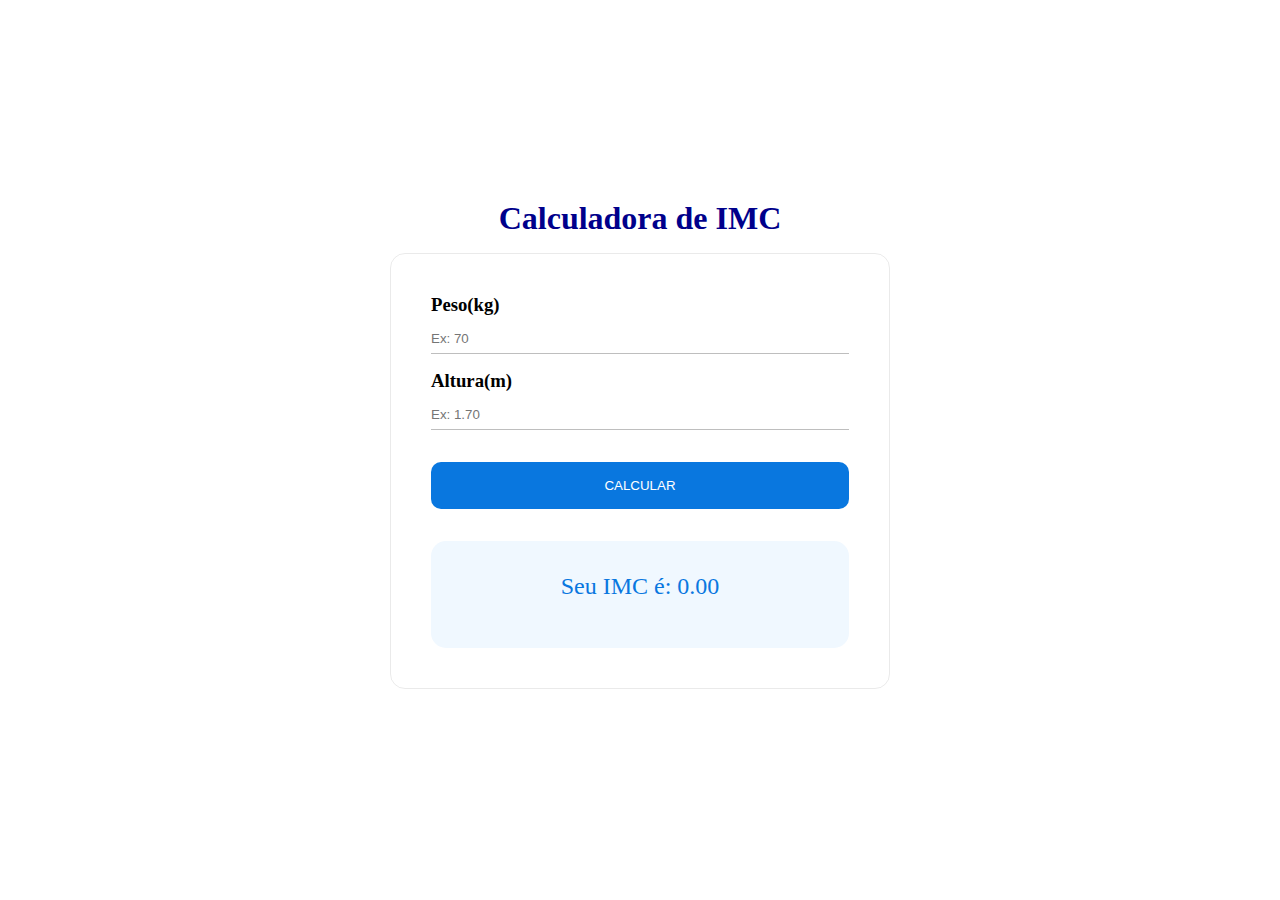
<file: imc/index.html>
<!DOCTYPE html>
<html lang="pt-br">
<head>
    <meta charset="UTF-8">
    <meta name="viewport" content="width=device-width, initial-scale=1.0">
    <link rel="stylesheet" href="assets/css/style.css">
    <title>IMC</title>
</head>
<body>
    <main>
        <div class="container">
            <h1>Calculadora de IMC</h1>
            <div class="container_info">
                <div class="peso">
                    <h3>Peso(kg)</h3>
                    <input type="number" name="peso" id="peso" placeholder="Ex: 70" required>
                </div>
                <div class="altura">
                    <h3>Altura(m)</h3>
                    <input type="number" name="altura" id="altura" placeholder="Ex: 1.70" required>
                </div>
                <div class="botao">
                    <button onclick="calcular()">Calcular</button>
                </div>
                <div id="resultado">
                <p>Seu IMC é: 0.00</p>
                </div>
            </div>
        </div>
    </main>
    <script src="assets/js/script.js"></script>
</body>
</html>
</file>
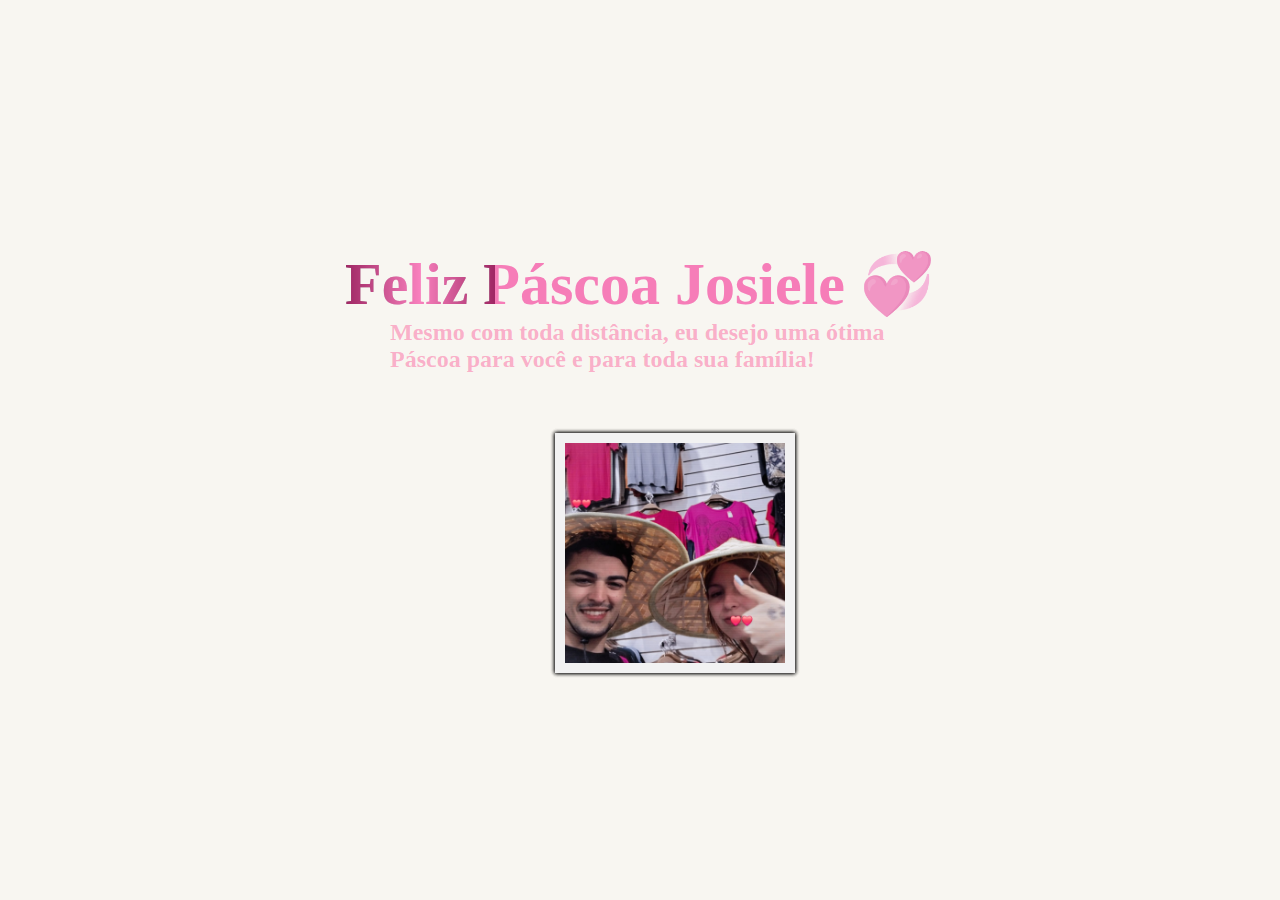
<file: pascoa/index.html>
<!DOCTYPE html>
<html lang="pt-br">
<head>
  <meta charset="UTF-8">
  <meta name="viewport" content="width=device-width, initial-scale=1.0">
  <title>Valentine's Day Flip Book</title>
<link rel="stylesheet" href="style.css">
</head>
<body>

  <div id="hedlinecontainer">
    <div id="shine">Feliz Páscoa Josiele 💞</div>
    <div id="shine2">Mesmo com toda distância, eu desejo uma ótima Páscoa para você e para toda sua família!</div>
  </div>
  

  <div class="gallery">
    <img src="e8a81cc2-bf78-45fc-9c7c-053721d1495b.jpeg" alt="">
    <img src="8cf61266-db35-40a2-9aef-3faf8b3fd86d.jpeg" alt="">
    <img src="dc29910e-0d81-4da0-a677-c3d9871c73d1.jpeg" alt="">
    <img src="bd7f37e8-a21a-4f67-8d30-a59ffd8a3989.jpeg" alt="">
    <img src="93ad534d-6f7e-4625-badd-c7a35a0fa254.jpeg" alt="">
  </div>

</body>
</html>
</file>
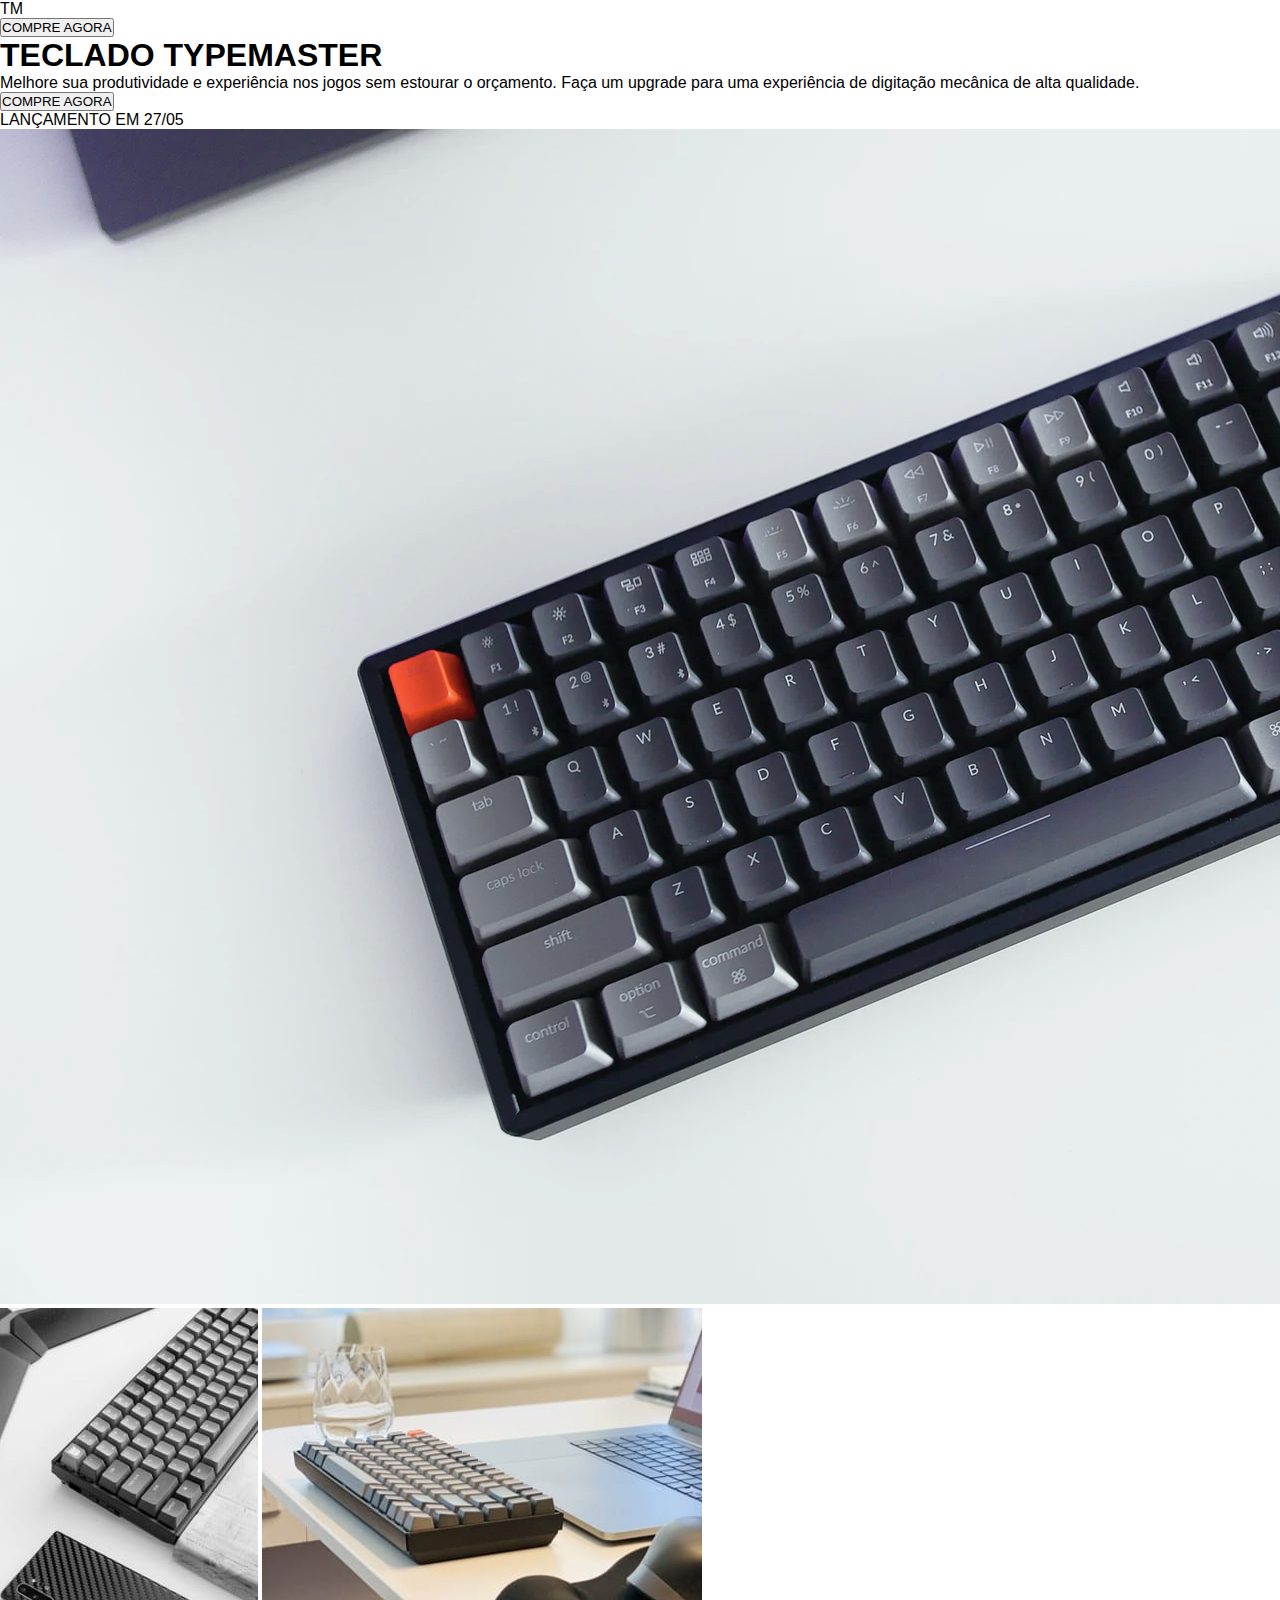
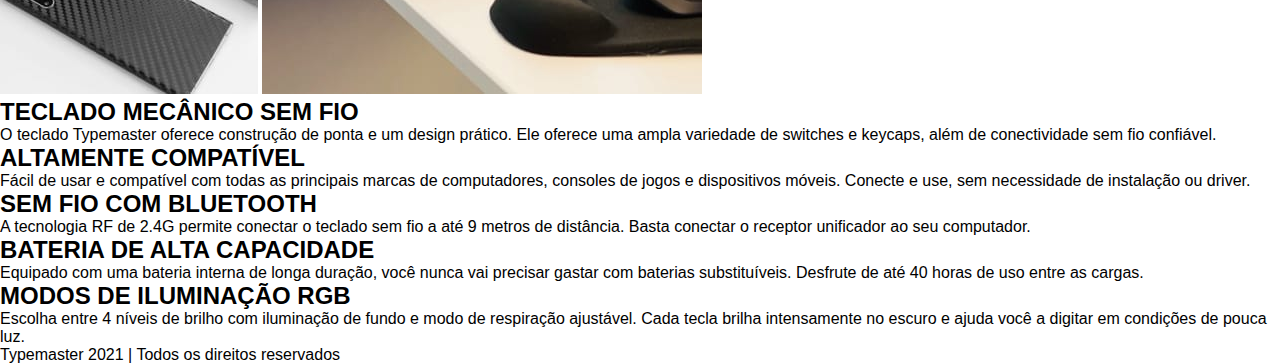
<file: quarto site/index.html>
<!DOCTYPE html>
<html lang="pt-br">
<head>
    <meta charset="UTF-8">
    <meta name="viewport" content="width=device-width, initial-scale=1.0">
    <title>Quarto site</title>
    <link rel="stylesheet" href="style.css">
</head>
<body>
    <header>
        <div class="logo">
            TM
        </div>
        <div>
            <button class="botao1">COMPRE AGORA</button>
        </div>
    </header>
    <main>
        <section class="container1">
            <div class="texto1">
                <h1>TECLADO TYPEMASTER</h1>
                <p>Melhore sua produtividade e experiência nos jogos sem estourar o orçamento. Faça um upgrade para uma experiência de digitação mecânica de alta qualidade.</p>
                <div>
                    <button class="botao2">COMPRE AGORA</button>
                    <p>LANÇAMENTO EM 27/05</p>
                </div>
            </div>
            <div class="imagem">
                <img src="imagens-projeto/image-keyboard.jpg" alt="foto do teclado">
            </div>
        </section>
        <section class="container2">
            <div class="imagem-dupla">
                <img src="imagens-projeto/image-phone-and-keyboard-105a2feb.jpg" alt="teclado com celular">
                <img src="imagens-projeto/image-glass-and-keyboard.c2b923ac.jpg" alt="teclado na mesa">
            </div>
            <div class="texto2">
                <h2>TECLADO MECÂNICO SEM FIO</h2>
                <p>O teclado Typemaster oferece construção de ponta e um design prático. Ele oferece uma ampla variedade de switches e keycaps, além de conectividade sem fio confiável.</p>
            </div>
        </section>
        <section class="container3">
            <div class="dados">
                <h2>ALTAMENTE COMPATÍVEL</h2>
                <p>Fácil de usar e compatível com todas as principais marcas de computadores, consoles de jogos e dispositivos móveis. Conecte e use, sem necessidade de instalação ou driver.</p>
            </div>
            <div class="dados">
                <h2>SEM FIO COM BLUETOOTH</h2>
                <p>A tecnologia RF de 2.4G permite conectar o teclado sem fio a até 9 metros de distância. Basta conectar o receptor unificador ao seu computador.</p>
            </div>
            <div class="dados">
                <h2>BATERIA DE ALTA CAPACIDADE</h2>
                <p>Equipado com uma bateria interna de longa duração, você nunca vai precisar gastar com baterias substituíveis. Desfrute de até 40 horas de uso entre as cargas.</p>
            </div>
            <div class="dados">
                <h2>MODOS DE ILUMINAÇÃO RGB</h2>
                <p>Escolha entre 4 níveis de brilho com iluminação de fundo e modo de respiração ajustável. Cada tecla brilha intensamente no escuro e ajuda você a digitar em condições de pouca luz.</p>
            </div>
        </section>
    </main>
    <footer>
        <p>Typemaster 2021 | Todos os direitos reservados</p>
    </footer>
</body>
</html>
</file>
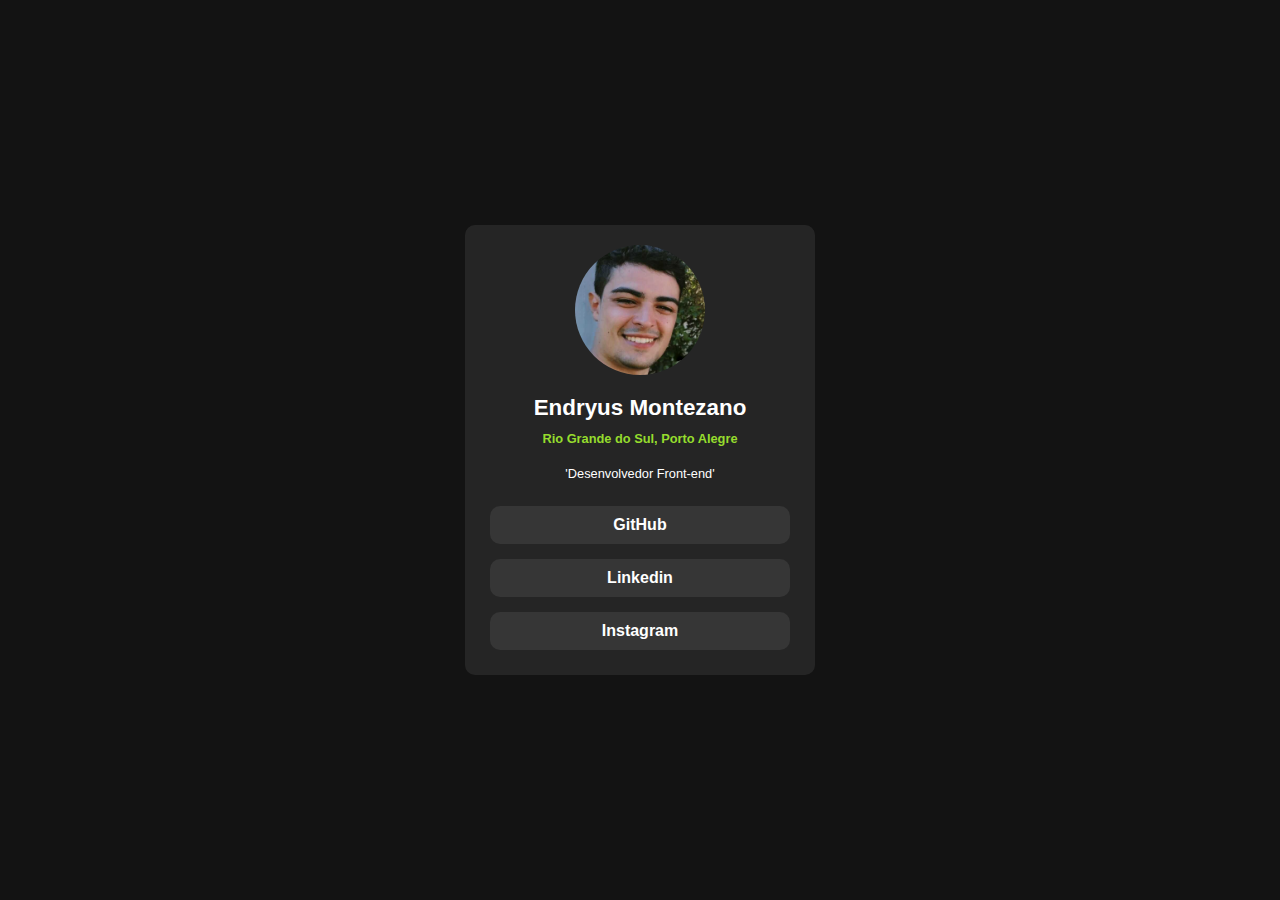
<file: segundo site/index.html>
<!DOCTYPE html>
<html lang="pt-br">
<head>
    <meta charset="UTF-8">
    <meta name="viewport" content="width=device-width, initial-scale=1.0">
    <title>segundo site</title>
    <link rel="stylesheet" href="estilos/style.css">
</head>
<body>
    <main>
        <article>
            <div id="imagem">
                <img src="imagens/Screenshot_20.png" alt="Minhafoto">
            </div>
                <div id="info">
                    <h1>Endryus Montezano</h1>
                    <h2>Rio Grande do Sul, Porto Alegre</h2>
                    <p>'Desenvolvedor Front-end'</p>
                </div>
            <div id="links">
                <a href="https://github.com/endryus7" target="_blank">GitHub</a>
                <a href="https://www.linkedin.com/in/endryus-montezano-1942b3247/" target="_blank">Linkedin</a>
                <a href="https://www.instagram.com/endryus_7/" target="_blank">Instagram</a>
            </div>
        </article>
    </main>
</body>
</html>
</file>
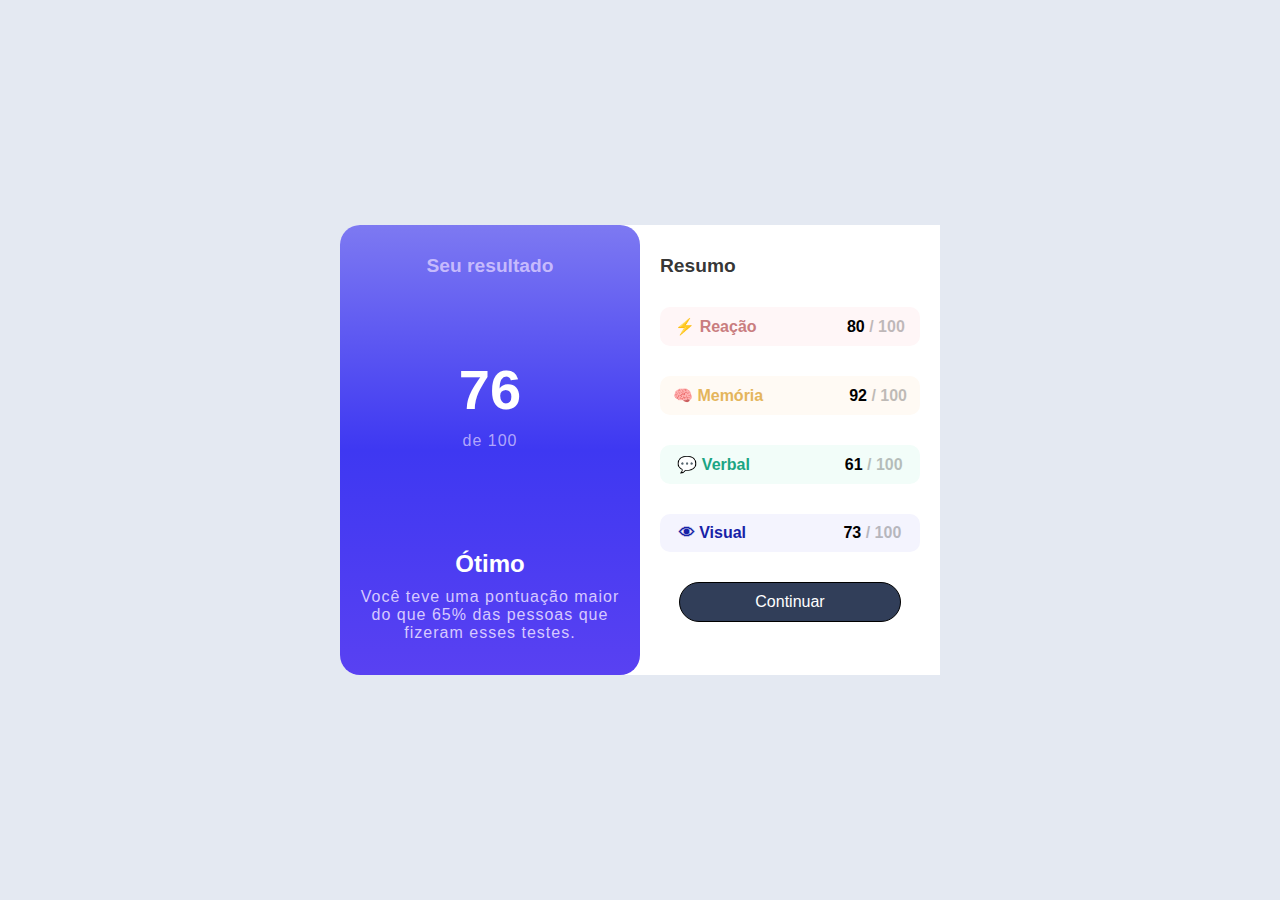
<file: site 3/index.html>
<!DOCTYPE html>
<html lang="pt-br">
<head>
    <meta charset="UTF-8">
    <meta name="viewport" content="width=device-width, initial-scale=1.0">
    <title>terceiro site</title>
    <link rel="stylesheet" href="style.css">
</head>
<body>
    <main>
        <article>
            <div id="resultado">
                <h1>Seu resultado</h2>
                <h2>76</h1>
                <p class="numero">de 100</p>
                <h3>Ótimo</h3>
                <p>Você teve uma pontuação maior do que 65% das pessoas que fizeram esses testes.</p>
            </div>
            <div id="resumo">
                <h1>Resumo</h1>
                <div class="reaçao">
                    <p>&#9889 Reação</p>
                    <p class="por">80<span> / 100</span></p>
                </div>
                <div class="memoria">
                    <p>&#129504 Memória</p>
                    <p class="por">92<span> / 100</span></p>
                </div>
                <div class="verbal">
                    <p>&#128172 Verbal</p>
                    <p class="por">61<span> / 100</span></p>
                </div>
                <div class="visual">
                    <p>&#x1F441 Visual</p>
                    <p class="por">73<span> / 100</span></p>
                </div>
                <div id="botao">
                    <a href="#">Continuar</a>
                </div>
            </div>
        </article>
    </main>
</body>
</html>
</file>
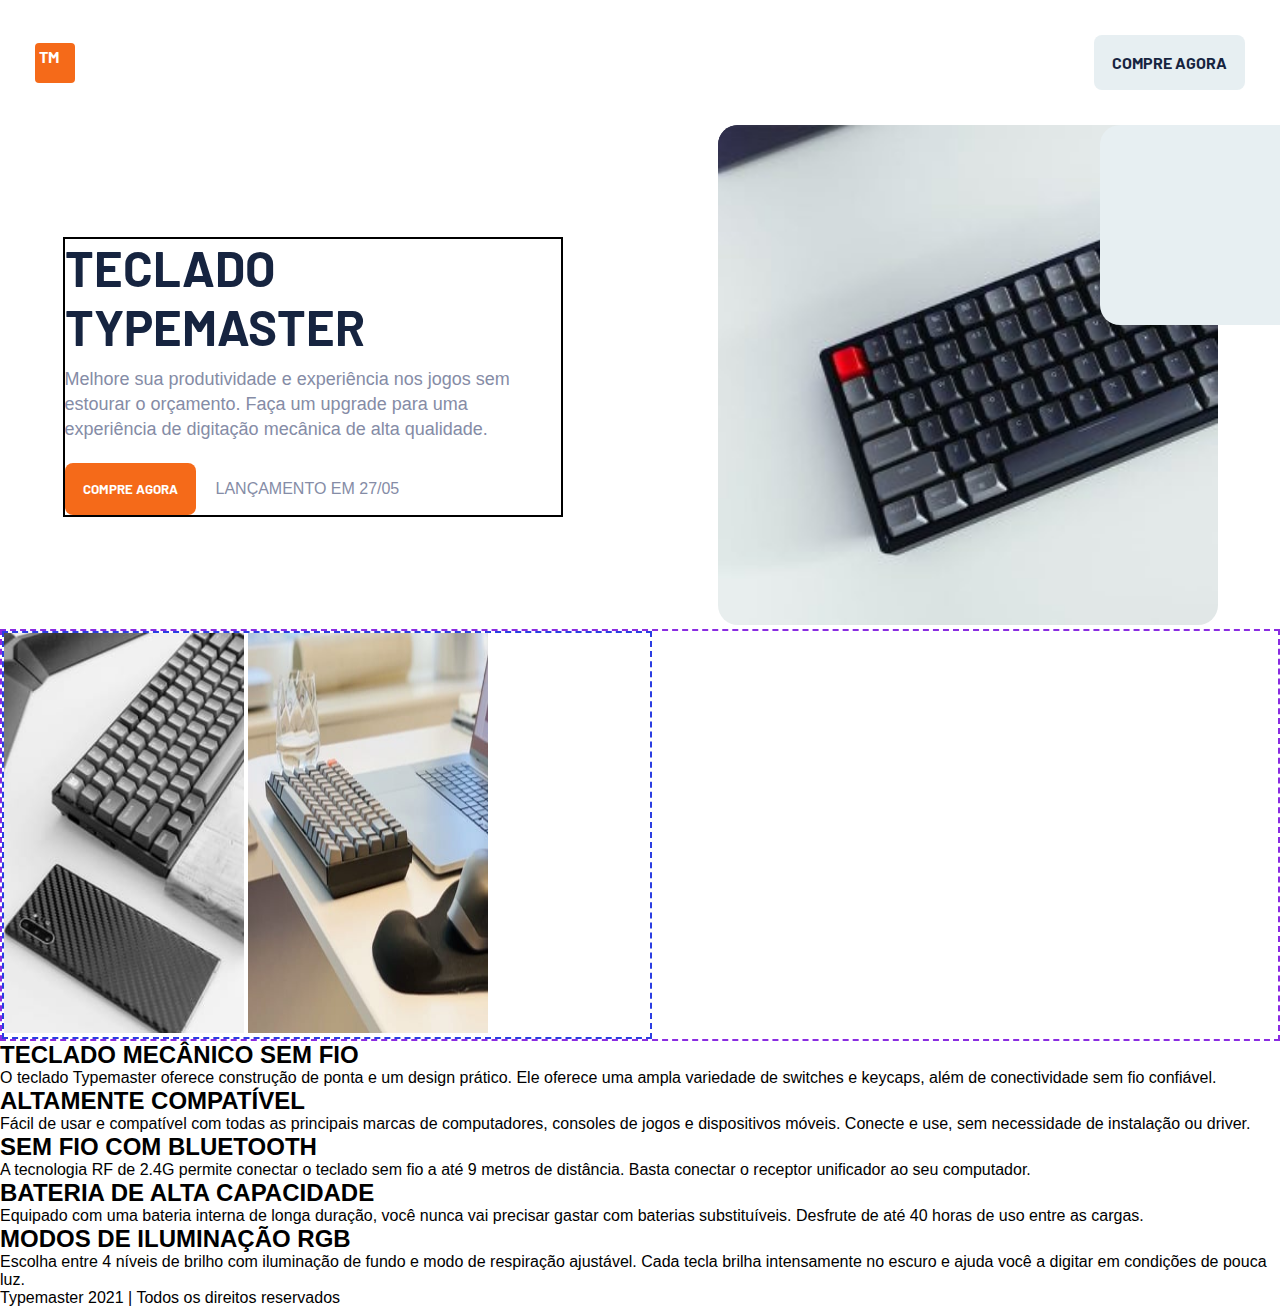
<file: site 4 - 'parado'/index.html>
<!DOCTYPE html>
<html lang="pt-br">
<head>
    <meta charset="UTF-8">
    <meta name="viewport" content="width=device-width, initial-scale=1.0">
    <title>Quarto site</title>
    <link rel="stylesheet" href="style.css">
    <link href="https://fonts.googleapis.com/css2?family=Barlow:wght@400;700;900&display=swap" rel="stylesheet">
</head>
<body>
    <header>
        <div class="logo">
            TM
        </div>
        <div class="compre">
            <button class="botao1">COMPRE AGORA</button>
        </div>
    </header>
    <main>
        <section class="container1">
            <div class="texto1">
                <h1>TECLADO TYPEMASTER</h1>
                <p>Melhore sua produtividade e experiência nos jogos sem estourar o orçamento. Faça um upgrade para uma experiência de digitação mecânica de alta qualidade.</p>
                <div class="container-botao">
                    <button class="botao2">COMPRE AGORA</button>
                    <span class="lançamento">LANÇAMENTO EM 27/05</span>
                </div>
            </div>
            <div class="imagem">
                <img src="imagens-projeto/Keychron-K2-Wireles-05-300x300.jpg" alt="foto do teclado">
            </div>
        </section>
        <section class="container-quadrado">
            <div class="quadrado-cinza">

            </div>
        </section>
        <section class="container2">
            <div class="imagem-dupla">
                <img src="imagens-projeto/image-phone-and-keyboard-105a2feb.jpg" alt="teclado com celular">
                <img src="imagens-projeto/image-glass-and-keyboard.c2b923ac.jpg" alt="teclado na mesa">
            </div>
        </section>
        <section>
            <div class="texto2">
                <h2>TECLADO MECÂNICO SEM FIO</h2>
                <p>O teclado Typemaster oferece construção de ponta e um design prático. Ele oferece uma ampla variedade de switches e keycaps, além de conectividade sem fio confiável.</p>
            </div>
        </section>
        <section class="container3">
            <div class="dados">
                <h2>ALTAMENTE COMPATÍVEL</h2>
                <p>Fácil de usar e compatível com todas as principais marcas de computadores, consoles de jogos e dispositivos móveis. Conecte e use, sem necessidade de instalação ou driver.</p>
            </div>
            <div class="dados">
                <h2>SEM FIO COM BLUETOOTH</h2>
                <p>A tecnologia RF de 2.4G permite conectar o teclado sem fio a até 9 metros de distância. Basta conectar o receptor unificador ao seu computador.</p>
            </div>
            <div class="dados">
                <h2>BATERIA DE ALTA CAPACIDADE</h2>
                <p>Equipado com uma bateria interna de longa duração, você nunca vai precisar gastar com baterias substituíveis. Desfrute de até 40 horas de uso entre as cargas.</p>
            </div>
            <div class="dados">
                <h2>MODOS DE ILUMINAÇÃO RGB</h2>
                <p>Escolha entre 4 níveis de brilho com iluminação de fundo e modo de respiração ajustável. Cada tecla brilha intensamente no escuro e ajuda você a digitar em condições de pouca luz.</p>
            </div>
        </section>
    </main>
    <footer>
        <p>Typemaster 2021 | Todos os direitos reservados</p>
    </footer>
</body>
</html>
</file>
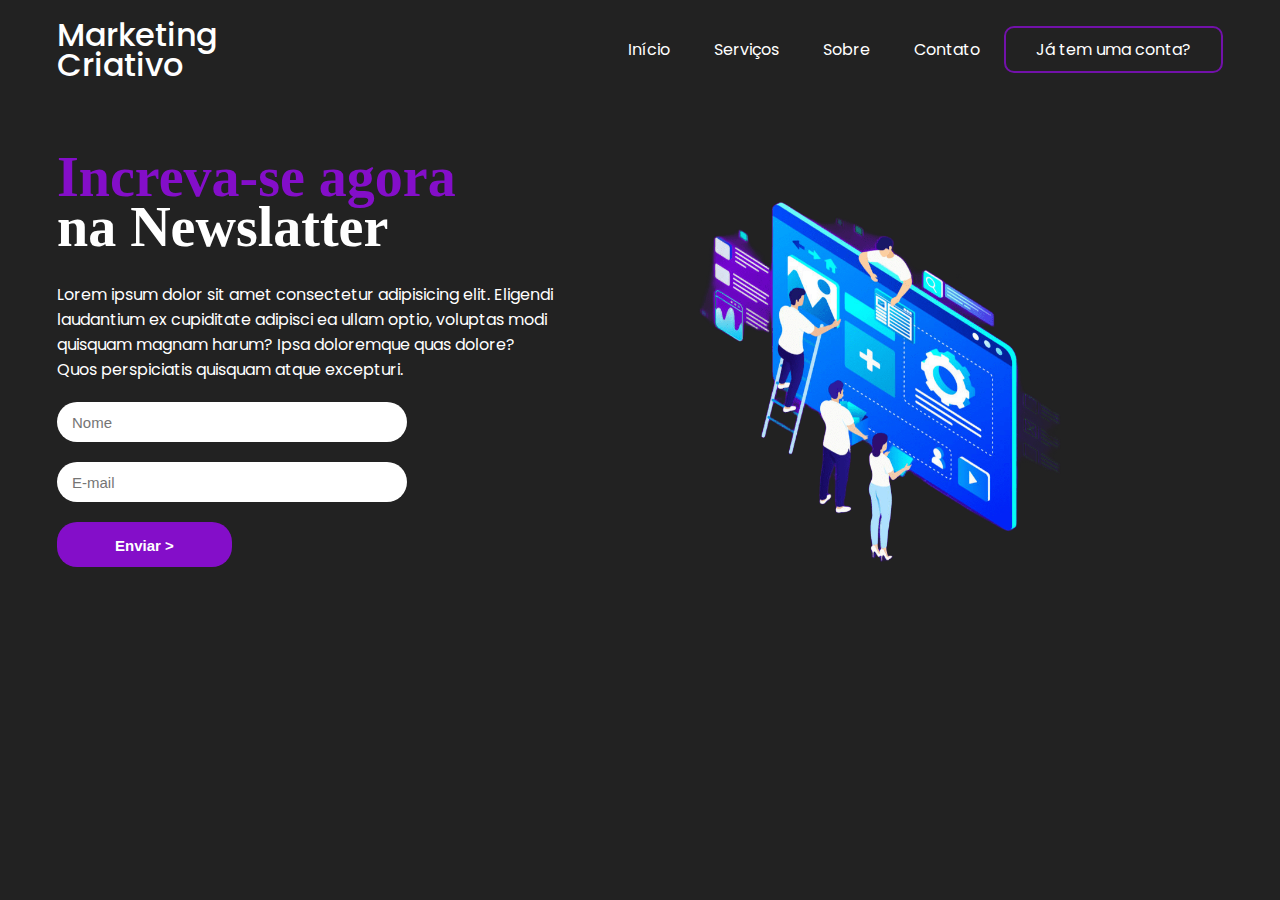
<file: site 5/index.html>
<!DOCTYPE html>
<html lang="pt-br">
<head>
    <meta charset="UTF-8">
    <meta name="viewport" content="width=device-width, initial-scale=1.0">
    <title>site 5</title>
    <link rel="stylesheet" href="style.css">
    <link rel="stylesheet" href="media-query.css">
    <!--Font - Poppins-->
    <link rel="preconnect" href="https://fonts.googleapis.com">
    <link rel="preconnect" href="https://fonts.gstatic.com" crossorigin>
    <link href="https://fonts.googleapis.com/css2?family=Poppins:ital,wght@0,100;0,200;0,300;0,400;0,500;0,600;0,700;0,800;0,900;1,100;1,200;1,300;1,400;1,500;1,600;1,700;1,800;1,900&display=swap" rel="stylesheet">
</head>
<body>
    <header>
        <div class="titulo">
            <h1>Marketing</h1>
            <h1>Criativo</h1>
        </div>
        <nav>
            <ul>
                <a href="#"><li>Início</li></a>
                <a href="#"><li>Serviços</li></a>
                <a href="#"><li>Sobre</li></a>
                <a href="#"><li>Contato</li></a>
                <a href="#" id="botao-nav"><li>Já tem uma conta?</li></a>
            </ul>
        </nav>
    </header>
    <main>
        <aside>
            <h2><span>Increva-se agora</span></h2>
            <h2>na Newslatter</h2>
            <p>Lorem ipsum dolor sit amet consectetur adipisicing elit. Eligendi laudantium ex cupiditate adipisci ea ullam optio, voluptas modi quisquam magnam harum? Ipsa doloremque quas dolore? Quos perspiciatis quisquam atque excepturi.</p>
            <form action="index.php">
                <input type="text" required minlength="8" maxlength="20" placeholder="Nome">
                <input type="email" required maxlength="30" placeholder="E-mail">
                <input type="submit" value="Enviar >" id="botao-enviar">
            </form>
        </aside>
        <article>
            <img src="imagem/21742831_6495319-1024x683.png" alt="Mulher meditando">
        </article>
    </main>
</body>
</html>
</file>
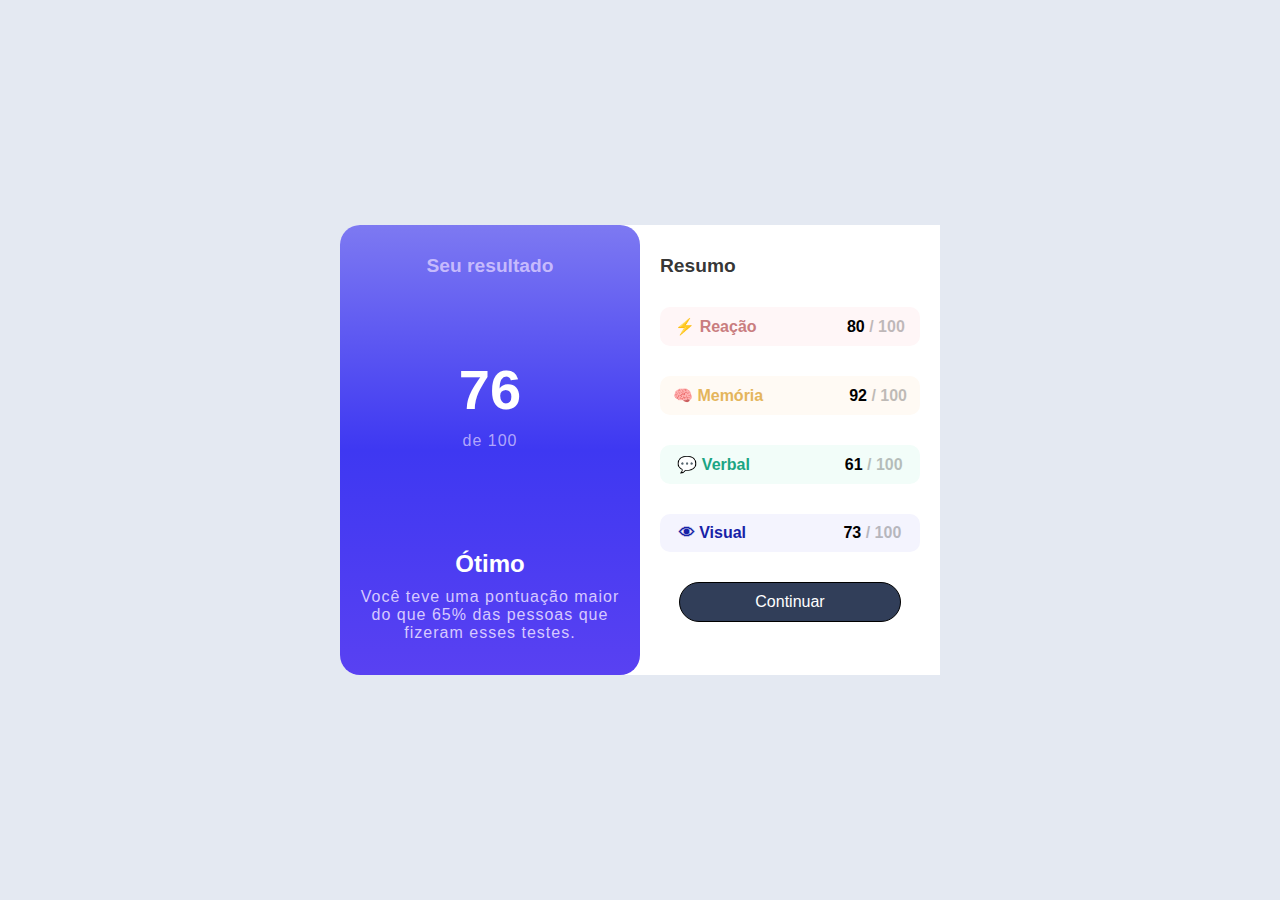
<file: terceiro site/index.html>
<!DOCTYPE html>
<html lang="pt-br">
<head>
    <meta charset="UTF-8">
    <meta name="viewport" content="width=device-width, initial-scale=1.0">
    <title>terceiro site</title>
    <link rel="stylesheet" href="estilos/style.css">
</head>
<body>
    <main>
        <article>
            <div id="resultado">
                <h1>Seu resultado</h2>
                <h2>76</h1>
                <p class="numero">de 100</p>
                <h3>Ótimo</h3>
                <p>Você teve uma pontuação maior do que 65% das pessoas que fizeram esses testes.</p>
            </div>
            <div id="resumo">
                <h1>Resumo</h1>
                <div class="reaçao">
                    <p>&#9889 Reação</p>
                    <p class="por">80<span> / 100</span></p>
                </div>
                <div class="memoria">
                    <p>&#129504 Memória</p>
                    <p class="por">92<span> / 100</span></p>
                </div>
                <div class="verbal">
                    <p>&#128172 Verbal</p>
                    <p class="por">61<span> / 100</span></p>
                </div>
                <div class="visual">
                    <p>&#x1F441 Visual</p>
                    <p class="por">73<span> / 100</span></p>
                </div>
                <div id="botao">
                    <a href="#">Continuar</a>
                </div>
            </div>
        </article>
    </main>
</body>
</html>
</file>
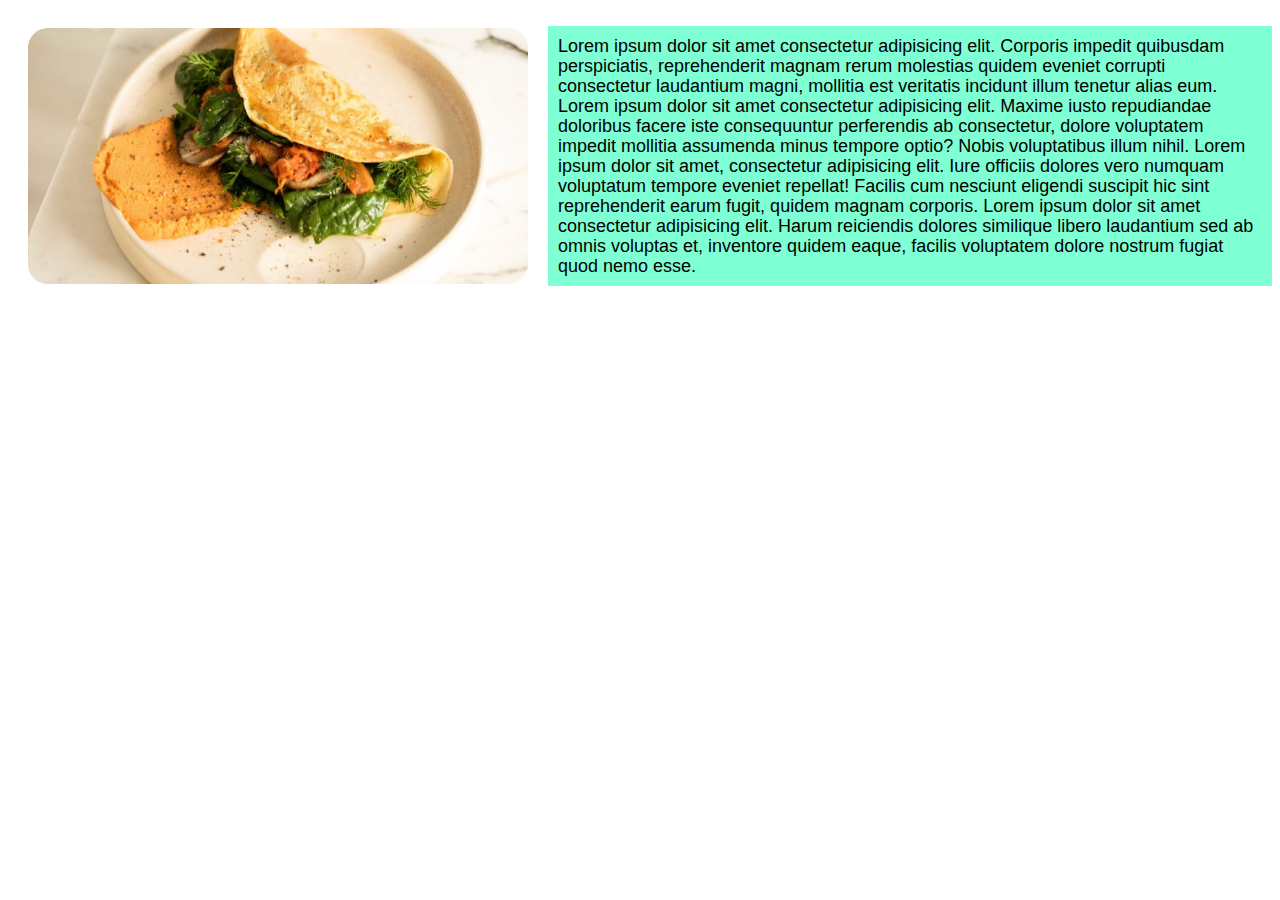
<file: testando o display/index.html>
<!DOCTYPE html>
<html lang="en">
<head>
    <meta charset="UTF-8">
    <meta name="viewport" content="width=device-width, initial-scale=1.0">
    <title>Document</title>
    <link rel="stylesheet" href="style.css">
</head>
<body>
<div class="container">
    <img src="image-omelette.jpeg" alt="imagem" class="imagem1">
    <p>Lorem ipsum dolor sit amet consectetur adipisicing elit. Corporis impedit quibusdam perspiciatis, reprehenderit magnam rerum molestias quidem eveniet corrupti consectetur laudantium magni, mollitia est veritatis incidunt illum tenetur alias eum. Lorem ipsum dolor sit amet consectetur adipisicing elit. Maxime iusto repudiandae doloribus facere iste consequuntur perferendis ab consectetur, dolore voluptatem impedit mollitia assumenda minus tempore optio? Nobis voluptatibus illum nihil. Lorem ipsum dolor sit amet, consectetur adipisicing elit. Iure officiis dolores vero numquam voluptatum tempore eveniet repellat! Facilis cum nesciunt eligendi suscipit hic sint reprehenderit earum fugit, quidem magnam corporis. Lorem ipsum dolor sit amet consectetur adipisicing elit. Harum reiciendis dolores similique libero laudantium sed ab omnis voluptas et, inventore quidem eaque, facilis voluptatem dolore nostrum fugiat quod nemo esse.</p>
</div>
</body>
</html>
</file>
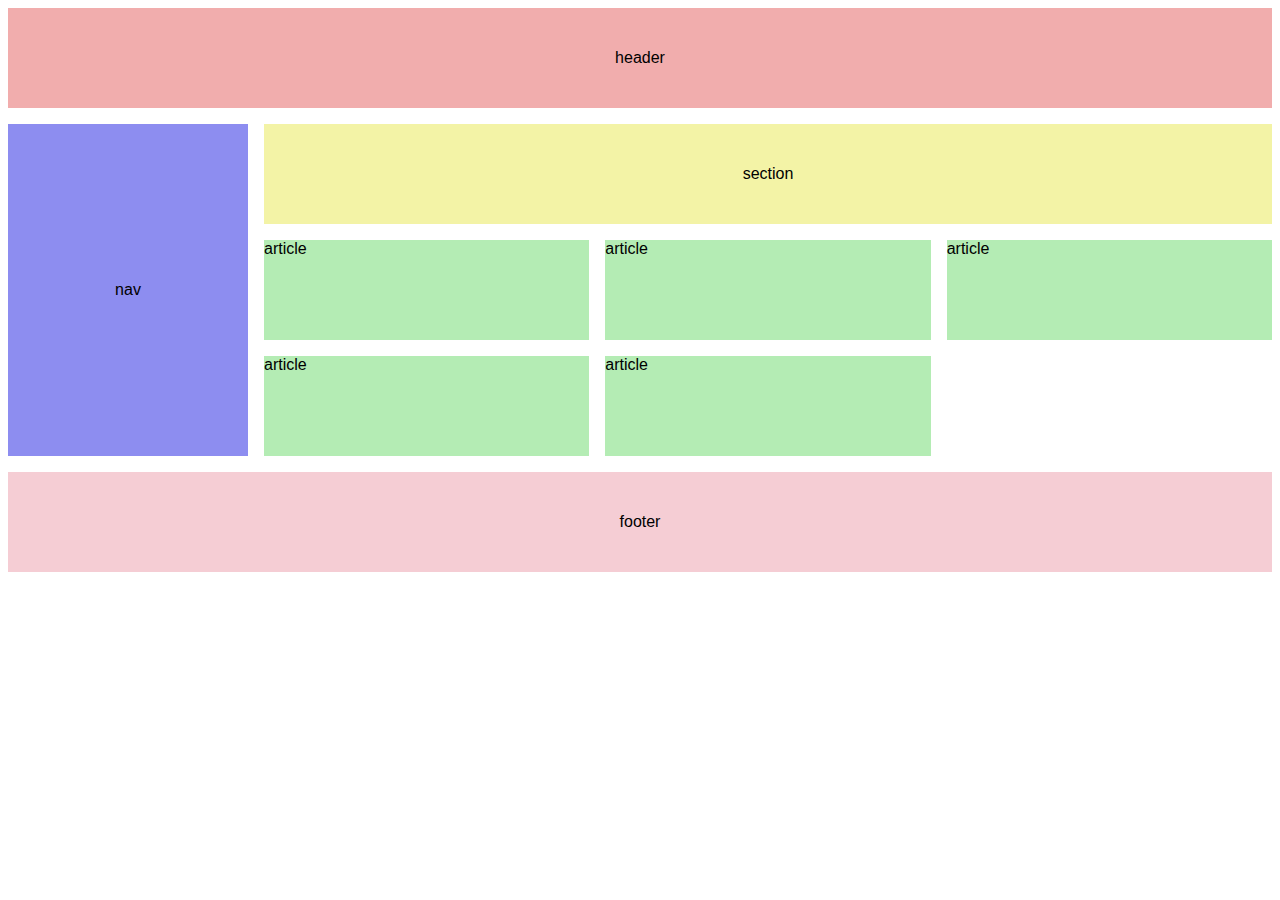
<file: testando o grid/index.html>
<!DOCTYPE html>
<html lang="pt-br">
<head>
    <meta charset="UTF-8">
    <meta name="viewport" content="width=device-width, initial-scale=1.0">
    <title>grid</title>
    <link rel="stylesheet" href="style.css">
</head>
<body>
    <div class="grid-tela">
        <header>header</header>
        <nav>nav</nav>
        <section>section</section>
        <main>
            <article>article</article>
            <article>article</article>
            <article>article</article>
            <article>article</article>
            <article>article</article>
        </main>
        <footer>footer</footer>
    </div>
</body>
</html>
</file>
<file: imc/assets/css/style.css>
* {
    margin: 0;
    padding: 0;
    box-sizing: border-box;
}

body {
    width: 100vw;
    height: 100vh;
    background-color: #FFF;
}

main {
    display: flex;
    flex-direction: column;
    justify-content: center;
    align-items: center;
    height: 100%;
}

.container {
    width: 500px;
    height: 500px;
    display: flex;
    flex-direction: column;
}

.container h1 {
    text-align: center;
    margin-bottom: 1rem;
    color: darkblue;
}

.container_info {
    padding: 1.5rem;
    border: 1px solid rgba(0, 0, 0, 0.082);
    border-radius: 15px;
}

.container_info div {
    margin: 1rem;
}

.container_info div h3{
    margin-bottom: 0.5rem;
}

input {
    width: 100%;
    height: 30px;
    border: none;
    border-bottom: 1px solid rgba(0, 0, 0, 0.253);
}

.container_info .botao {
    text-align: center;
}

button {
    border: none;
    border-radius: 10px;
    padding: 1rem;
    margin-top: 1rem;
    width: 100%;
    text-transform: uppercase;
    background-color: rgb(9, 119, 223);
    color: #FFF;
}

.container_info #resultado {
    background-color: aliceblue;
    color: rgb(9, 119, 223);
    border-radius: 15px;
    margin-top: 2rem;
    padding: 2rem;
    text-align: center;
    font-size: 24px;
}

.container_info p {
    margin-bottom: 1rem;
}
</file>
<file: pascoa/style.css>
.gallery {
    --d: 10s;
    /* duration */
    display: grid;
    place-items: center; /* Center both horizontally and vertically */
    width: 220px;
    margin-left: 220px;
  }
  
  .gallery > img {
    grid-area: 1/1;
    width: 100%;
    aspect-ratio: 1;
    object-fit: cover;
    border: 10px solid #f2f2f2;
    box-shadow: 0 0 4px #0007;
    z-index: 2;
    animation: slide var(--d) infinite, z-order var(--d) infinite steps(1);
  }
  
  .gallery img:last-child {
    animation-name: slide, z-order-last;
  }
  
  .gallery > img:nth-child(1) {
    animation-delay: calc(0*var(--d));
    --r: 16deg;
  }
  
  .gallery > img:nth-child(2) {
    animation-delay: calc(-0.2*var(--d));
    --r: -1deg;
  }
  
  .gallery > img:nth-child(3) {
    animation-delay: calc(-0.4*var(--d));
    --r: -19deg;
  }
  
  .gallery > img:nth-child(4) {
    animation-delay: calc(-0.6*var(--d));
    --r: 6deg;
  }
  
  .gallery > img:nth-child(5) {
    animation-delay: calc(-0.8*var(--d));
    --r: -8deg;
  }
  
  @keyframes slide {
    10% {
      transform: translateX(120%) rotate(var(--r));
    }
    0%, 100%, 20% {
      transform: translateX(0%) rotate(var(--r));
    }
  }
  
  @keyframes z-order {
    10%, 20% {
      z-index: 1;
    }
    80% {
      z-index: 2;
    }
  }
  
  @keyframes z-order-last {
    10%, 20% {
      z-index: 1;
    }
    90% {
      z-index: 2;
    }
  }
  
  body {
    margin: 0;
    min-height: 100vh;
    display: grid;
    place-content: center;
    background: #f8f6f1;
    overflow: hidden;
  }
  
  #hedlinecontainer {
    display: flex;
    justify-content: center;
    align-items: center;
    flex-flow: column;
    margin-top: 20px;
    margin-bottom: 60px;
  }
  
  #shine {
    font-size: 60px;
    font-weight: bold;
    color: rgba(255, 0, 102, 0.3);
    z-index: 10;
    background: -webkit-gradient(linear, left top, right top, from(#222), to(#222), color-stop(0.5, #fff)) 0 0 no-repeat;
    -webkit-background-size: 150px;
    -webkit-background-clip: text;
    -webkit-animation-name: shine;
    -webkit-animation-duration: 3s; /* Adjust the duration as needed */
    -webkit-animation-iteration-count: infinite;
    text-shadow: 0 0px 0px rgba(233, 85, 189, 0.419);
  
  }

  #shine2 {
    display: block;
    width: 500px;
    font-size: 24px;
    font-weight: bold;
    color: rgba(255, 0, 102, 0.3);
  }
  
  @-webkit-keyframes shine {
    0%, 10% {
      background-position: -1000px;
    }
    20% {
      background-position: top left;
    }
    90% {
      background-position: top right;
    }
    100% {
      background-position: 1000px;
    }
  }
  
  @media only screen and (max-width: 600px) {
    #shine {
    font-size: 22px;
    margin-bottom: 10px;
  }

  #shine2 {
    font-size: 22px;
    margin: auto;
    width: 450px;
  }

  #hedlinecontainer {
    display: flex;
    justify-content: center;
    align-items: center;
    
    margin-bottom: 60px;
  }
  
  .gallery {
    --d: 10s;
    /* duration */
    display: grid;
    place-items: center; /* Center both horizontally and vertically */
    width: 150px;
    margin-left: 90px;
  }
  }
</file>
<file: quarto site/style.css>
@charset "UTF-8";

:root {
    --color-1: #162440;
    --color-2: #F56A19;
    --color-3: #D94B18;
    --color-4: #73280D;
    --color-5: #E7EFF2;
}

* {
    margin: 0px;
    padding: 0px;
    box-sizing: border-box;
}

body, html {
    background-color: white;
    font-family: Arial, Helvetica, sans-serif;
    font-size: 1em;
    width: 100vw;
    height: 100vh;
}
</file>
<file: segundo site/estilos/style.css>
@charset "UTF-8";

*{
    font-family: Arial, Helvetica, sans-serif;
    margin: 0px;
    padding: 0px;
    box-sizing: border-box;
}

body, html {
    width: 100vw;
    height: 100vh;
    background-color: rgba(0, 0, 0, 0.726);
}

main {
    position: relative;
    width: 100vw;
    height: 100vh;
}

article {
    position: absolute;
    top: 50%;
    left: 50%;
    transform: translate(-50%, -50%);
    
    background-color: rgba(43, 42, 42, 0.801);
    width: 350px;
    height: 450px;
    border-radius: 10px;
}

article > div#imagem img{
    display: block;
    margin: auto;
    padding: 20px;

    width: 170px;
    height: 170px;
    border-radius: 50%;
    object-fit: cover;
}

article > div#info {
    text-align: center;
    color: white;
}
 
article > div#info > h1 {
    font-size: 1.4em;
}

article > div#info > h2 {
    color: rgba(172, 255, 47, 0.856);
    font-size: 0.8em;
    padding: 10px;
}

article > div#info > p {
    font-size: 0.8em;
    padding: 10px;
}

article > div#links > a {
    display: block;
    margin: auto;
    width: 300px;
    padding: 10px;
    margin-top: 15px;
    background-color: rgb(54, 54, 54);
    color: white;
    font-weight: bold;
    text-align: center;
    text-decoration: none;
    border-radius: 10px;
}
</file>
<file: site 3/style.css>
@charset "UTF-8";

*{
    font-family: Arial, Helvetica, sans-serif;
    margin: 0px;
    padding: 0px;
}

body, html {
    background-color: #E4E9F2;
    width: 100vw;
    height: 100vh;
}

main {
    position: relative;
    width: 100vw;
    height: 100vh;
}

article {
    position: absolute;
    top: 50%;
    left: 50%;
    transform: translate(-50%, -50%);

    background-color: white;
    width: 600px;
    height: 450px;
    margin: auto;
    border-radius: 20px;
}

article > div#resultado {
    display: inline-block;
    background-color: #5941F2;
    width: 300px;
    height: 450px;
    border-radius: 20px;
    text-align: center;
    background-image: linear-gradient(to top, #5941F2, #3E38F2, #7D79F2);
}

article > div#resultado h1 {
    color: #d6c9ffda;
    padding: 10px;
    margin-top: 20px;
    font-size: 1.2em;
}

article > div#resultado h2 {
    color: white;
    margin-top: 70px;
    font-size: 3.5em;
}

article > div#resultado .numero{
    color: #d6c9ffc4;
    font-size: 1em;
}

article > div#resultado h3 {
    color: white;
    margin-top: 90px;
    font-size: 1.5em;
}

article > div#resultado p {
    color: #d6c9ff;
    text-align: center;
    padding: 10px;
    font-size: 1em;
    letter-spacing: 1px;
    
}

article > div#resumo {
    display: inline-block;
    position: absolute;
    width: 300px;
    height: 450px;
    background-color: white;
    text-align: center;
}

article > div#resumo h1 {
    color: rgba(0, 0, 0, 0.808);
    text-align: left;
    padding: 10px 0px 0px 20px;
    margin-top: 20px;
    font-size: 1.2em;
}

article > div#resumo p {
    font-weight: bold;
}

.reaçao,.memoria,.verbal,.visual {
   display: flex;
   justify-content: space-around;
   align-items: center;
   margin-left: 20px;
   gap: 10px;
   padding: 10px;
   width: 240px;
   border-radius: 10px;
   margin-top: 30px;
}

.por {
    margin-left: 70px;
    color: black;
    font-weight: bold;
}

span{
    opacity: 25%;
    font-weight: bold;
}

.reaçao {
    background-color: #FFF6F7;
    color: #C97D7F;
}

.memoria {
    background-color: #FFFAF4;
    color: #E4B55B;
}

.verbal {
    background-color: #F2FDF9;
    color: #1BA583;
}

.visual {
    background-color: #F4F4FE;
    color: #1721A7;
}

div#botao > a {
    display: inline-block;
    background-color: #313E59;
    color: white;
    padding: 10px;
    margin-top: 30px;
    text-decoration: none;
    border: 1px solid black;
    width: 200px;
    border-radius: 20px
}
</file>
<file: site 4 - 'parado'/style.css>
@charset "UTF-8";

:root {
    --color-1: #162440;
    --color-2: #858CA6;
    --color-3: #F56A19;
    --color-4: #D94B18;
    --color-5: #73280D;
    --color-6: #E7EFF2;
}

* {
    margin: 0px;
    padding: 0px;
    box-sizing: border-box;
}

body, html {
    background-color: white;
    font-family: Arial, Helvetica, sans-serif;
    font-size: 1em;
    width: 100vw;
    height: 100vh;
}

header {
    display: flex;
    justify-content: space-between;
    align-items: center;
    background-color: white;
    padding: 35px;
    margin: auto;
    max-width: 1540px;
}

div.logo {
    font-family: 'barlow';
    background-color: var(--color-3);
    color: white;
    width: 40px;
    height: 40px;
    font-size: 16px;
    padding: 4px;
    border-radius: 4px;
    font-weight: bold;
}

button.botao1 {
    font-family: 'barlow';
    background-color: var(--color-6);
    color: var(--color-1);
    border: none;
    font-weight: bold;
    font-size: 16px;
    padding: 18px; 
    border-radius: 8px;
    cursor: pointer;
}

section.container1 {
    display: flex;
    flex-flow: row wrap;
    justify-content: space-between;
    gap: 30px;
    margin: auto;
    
}

section > div.texto1 {
    flex: 0 0 500px;
    border: 2px solid black;
    margin: auto;
    
}

div.texto1 > h1 {
    font-family: 'barlow';
    color: var(--color-1);
    font-size: 49px;
    font-weight: bold;
    line-height: 1.2em;
}

div.texto1 > p {
    margin-top: 10px;
    color: var(--color-2);
    line-height: 1.4em;
    font-size: 18px;
}

div.container-botao {
    display: flex;
    margin-top: 20px;
}

button.botao2 {
    background-color: var(--color-3);
    color: white;
    font-family: 'barlow';
    padding: 18px;
    font-weight: bold;
    border: none;
    border-radius: 8px;
    cursor: pointer;
}

span.lançamento {
    align-content: center ;
    color: var(--color-2);
    padding-left: 20px;
    
}

section > div.imagem {
    flex: ;
    background: url(imagens-projeto/Keychron-K2-Wireles-05-300x300.jpg) no-repeat;
    border-radius: 20px;
    margin: auto;
    width: 500px;
}

div.imagem > img {
    width: 100%;
    height: 100%;
    border-radius: 20px;
}

section.container-quadrado {
    position: absolute;
    top: 125px;
    right: -50px;
    background-color: var(--color-6);
    width: 230px;
    height: 200px;
    border-radius: 20px;
}

section.container2 {
    display: flex;
    justify-content: flex-start;
    flex-flow: row nowrap;
    border: 2px dashed blueviolet;
    margin: auto;
}


section > div.imagem-dupla {
    width: 650px;
    border: 2px dashed rgb(43, 61, 226);
}

div.imagem-dupla > img {
    width: 240px;
    height: 400px;
    
}
</file>
<file: site 5/style.css>
@charset "UTF-8";

*{
    margin: 0px;
    padding: 0px;
    box-sizing: border-box;
}

body {
    font-family: "Poppins", sans-serif;
    background-color: rgb(34, 34, 34);
    color: white;
    max-width: 1200px;
    margin: auto;
    padding: 17px;
}

header {
    display: flex;
    flex-flow: row nowrap;
    justify-content: space-between;
    align-items: center;
}

header > div.titulo {
    flex-flow: column nowrap;
    line-height: 30px;
}

h1 {
    font-weight: 500;
}

li {
    display: inline-block;
    margin: 20px;
}

a {
    color: white;
    text-decoration: none
}

a:hover {
    color: rgb(132, 14, 201);
    transition: 0.3s all;
}

#botao-nav {
    border: 2px solid rgba(132, 14, 201, 0.815);
    padding: 10px;
    border-radius: 10px;
}

#botao-nav:hover {
    background-color: rgb(132, 14, 201);
    color: white;
}

main {
    display: flex;
    flex-flow: row nowrap;
    margin-top: 70px;
}

aside > h2 {
    font-family: 'Poppinsmedium';
    font-size: 56px;
    line-height: 50px;
}

span {
    color: rgb(132, 14, 201);
}

aside > p {
    font-family: 'Poppins';
    line-height: 25px;
    font-weight: 400px;
    margin-top: 30px;
    max-width: 500px;
}

form {
    display: flex;
    flex-flow: column nowrap;
    width: 70%;
}

input {
    margin-top: 20px;
    padding: 15px;
    height: 40px;
    border-radius: 20px;
    border: none;
    font-size: 15px;
}

#botao-enviar {
    width: 50%;
    height: 45px;
    background-color: rgb(132, 14, 201);
    color: white;
    font-weight: bold;
}

#botao-enviar:hover {
    cursor: pointer;
}

article > img {
    margin-left: 30px;
    margin-top: 30px;
    width: 600px;
}
</file>
<file: site 5/media-query.css>
@charset "UTF-8";

@media screen and (max-width: 768px) {
    header {
        flex-flow: column ;
    }

    ul {
        text-align: center;
    }

    main {
        flex-flow: column;
    }

    aside {
        margin: auto;
    }

    aside > h2 {
        text-align: center;
        font-size: 42px;
    }



    form {
        margin: auto;
        width: 100%;
    }

    input {
        align-self: center;
    }

    #botao-enviar {
        width: 45%;
        height: 30px;
        padding-bottom: 30px;
    }

    article {
        text-align: center;
    }

    article > img {
        width: 460px;
    }
}

@media screen and (min-width: 768px) and (max-width: 992px) {
    header {
        flex-flow: column;
    }

    ul {
        text-align: center;
    }

    aside > h2 {
        font-size: 38px;
    }

    article > img {
        margin-top: 30px;
        width: 500px;
    }
}
</file>
<file: terceiro site/estilos/style.css>
@charset "UTF-8";

*{
    font-family: Arial, Helvetica, sans-serif;
    margin: 0px;
    padding: 0px;
}

body, html {
    background-color: #E4E9F2;
    width: 100vw;
    height: 100vh;
}

main {
    position: relative;
    width: 100vw;
    height: 100vh;
}

article {
    position: absolute;
    top: 50%;
    left: 50%;
    transform: translate(-50%, -50%);

    background-color: white;
    width: 600px;
    height: 450px;
    margin: auto;
    border-radius: 20px;
}

article > div#resultado {
    display: inline-block;
    background-color: #5941F2;
    width: 300px;
    height: 450px;
    border-radius: 20px;
    text-align: center;
    background-image: linear-gradient(to top, #5941F2, #3E38F2, #7D79F2);
}

article > div#resultado h1 {
    color: #d6c9ffda;
    padding: 10px;
    margin-top: 20px;
    font-size: 1.2em;
}

article > div#resultado h2 {
    color: white;
    margin-top: 70px;
    font-size: 3.5em;
}

article > div#resultado .numero{
    color: #d6c9ffc4;
    font-size: 1em;
}

article > div#resultado h3 {
    color: white;
    margin-top: 90px;
    font-size: 1.5em;
}

article > div#resultado p {
    color: #d6c9ff;
    text-align: center;
    padding: 10px;
    font-size: 1em;
    letter-spacing: 1px;
    
}

article > div#resumo {
    display: inline-block;
    position: absolute;
    width: 300px;
    height: 450px;
    background-color: white;
    text-align: center;
}

article > div#resumo h1 {
    color: rgba(0, 0, 0, 0.808);
    text-align: left;
    padding: 10px 0px 0px 20px;
    margin-top: 20px;
    font-size: 1.2em;
}

article > div#resumo p {
    font-weight: bold;
}

.reaçao,.memoria,.verbal,.visual {
   display: flex;
   justify-content: space-around;
   align-items: center;
   margin-left: 20px;
   gap: 10px;
   padding: 10px;
   width: 240px;
   border-radius: 10px;
   margin-top: 30px;
}

.por {
    margin-left: 70px;
    color: black;
    font-weight: bold;
}

span{
    opacity: 25%;
    font-weight: bold;
}

.reaçao {
    background-color: #FFF6F7;
    color: #C97D7F;
}

.memoria {
    background-color: #FFFAF4;
    color: #E4B55B;
}

.verbal {
    background-color: #F2FDF9;
    color: #1BA583;
}

.visual {
    background-color: #F4F4FE;
    color: #1721A7;
}

div#botao > a {
    display: inline-block;
    background-color: #313E59;
    color: white;
    padding: 10px;
    margin-top: 30px;
    text-decoration: none;
    border: 1px solid black;
    width: 200px;
    border-radius: 20px
}
</file>
<file: testando o display/style.css>
.container{
    display: flex;
    
}

.imagem1{
    border-radius: 20px;
    width:500px;
    margin: 20px;
    border-radius: 20px;
}


p{
    display: flex;
    align-items: center;
    background-color: aquamarine;
    padding: 10px;
    line-height: 20px;
    font-family: Arial, Helvetica, sans-serif;
    font-size: 18px;
}
</file>
<file: testando o grid/style.css>
@charset "UTF-8";

body {
    font-family: Arial, Helvetica, sans-serif;
}
.grid-tela > * {
    display: flex;
    align-items: center;
    justify-content: center;

    min-height: 100px;
}

header {
    background-color: rgb(241, 173, 173);
}

nav {
    background-color: rgb(141, 141, 240);
}

section {
    background-color: rgb(243, 243, 166);
}

article {
    background-color: rgb(180, 236, 180);
}

footer {
    background-color: rgb(245, 205, 212);
}


/*///////////////////////////////////////////*/

.grid-tela {
    display: grid;
    /*grid-template-rows: repeat(5, auto);*/
    grid-template-rows: repeat(4, auto);
    grid-template-columns: 240px 1fr;
    gap: 1rem;
}

header {
    grid-column: 1 / -1;
    /*grid-row: 1 / 2;*/
    grid-row: 1;
}

nav {
    /*grid-row: 2 / 5;*/
    grid-row: 2 / -2;
}

section {
    grid-column: 2 / -1;
    
}

article {
    min-height: 100px;
}

footer {
    grid-column: 1 / -1;
    grid-row: -2 / -1;
}

.grid-tela > main {
    /*background-color: rgb(212, 231, 248);*/
    display: grid;
    grid-auto-rows: auto;
    grid-template-columns: repeat(3, 1fr);
    gap: 1rem;
}
</file>
